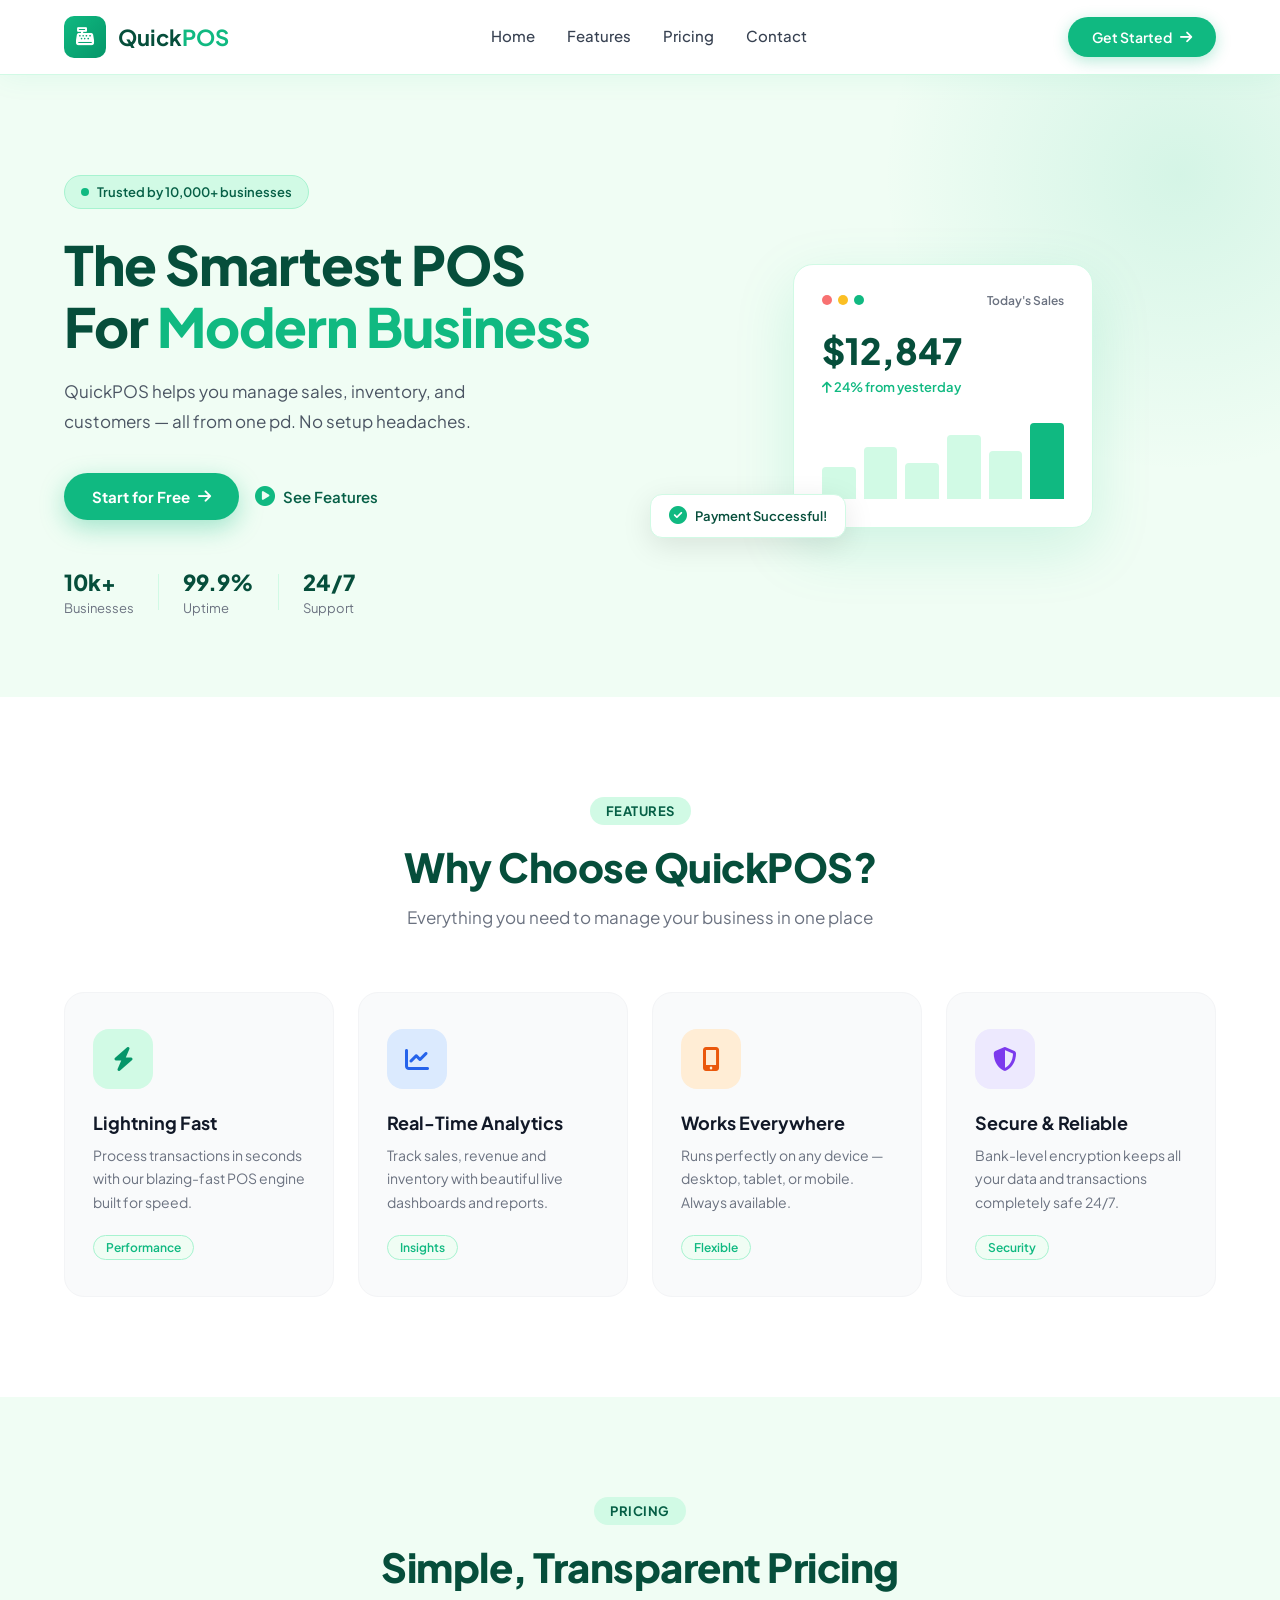
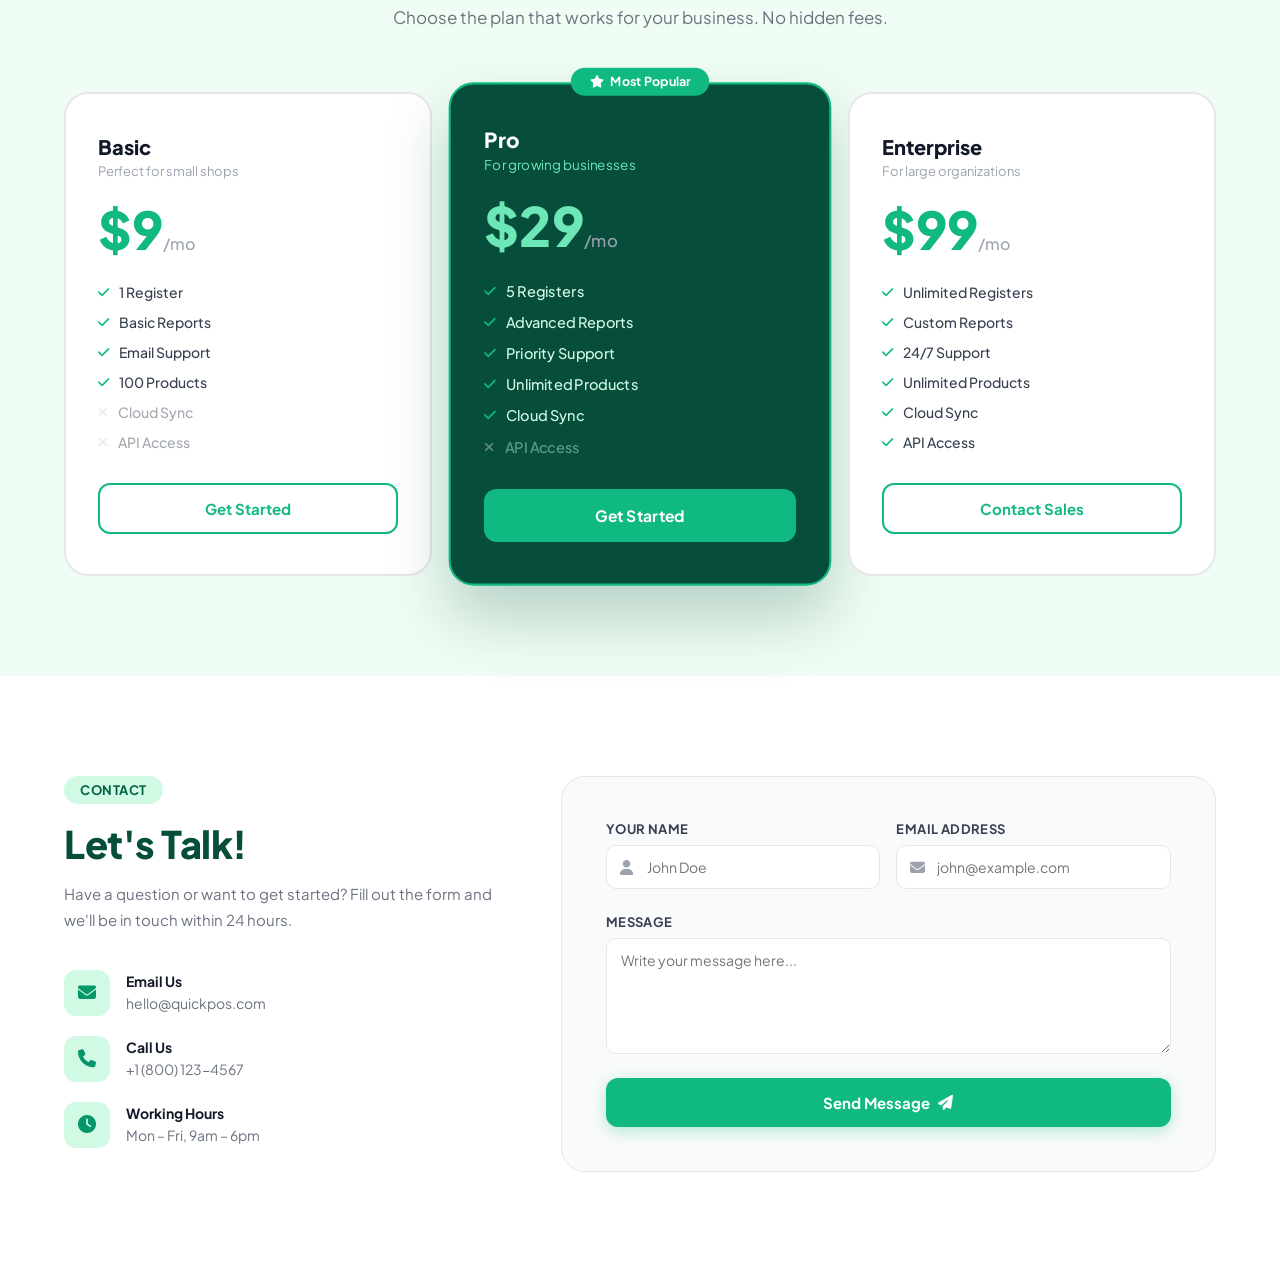
<file: index.html>
<!DOCTYPE html>
<html lang="en">
<head>
    <meta charset="UTF-8">
    <meta name="viewport" content="width=device-width, initial-scale=1.0">
    <title>QuickPOS – Header</title>
    <link rel="stylesheet" href="style.css">
    <link rel="stylesheet" href="https://cdnjs.cloudflare.com/ajax/libs/font-awesome/6.4.0/css/all.min.css">
    <link href="https://fonts.googleapis.com/css2?family=Plus+Jakarta+Sans:wght@400;500;600;700;800&display=swap" rel="stylesheet">
</head>
<body>
    
<header class="header">
    <div class="container">
        <div class="header-inner">

            <a href="index.html" class="logo">
                <div class="logo-icon">
                    <i class="fas fa-cash-register"></i>
                </div>
                <span>Quick<strong>POS</strong></span>
            </a>

            <nav class="navbar">
                <a href="#hero">Home</a>
                <a href="#features">Features</a>
                <a href="#pricing">Pricing</a>
                <a href="#contact">Contact</a>
            </nav>

            <a href="#contact" class="btn-signup">
                Get Started <i class="fas fa-arrow-right"></i>
            </a>

        </div>
    </div>
</header>

<section class="hero" id="hero">
    <div class="hero-bg-shape"></div>
    <div class="container">
        <div class="hero-inner">

            <div class="hero-content">
                <div class="hero-badge">
                    <span class="badge-dot"></span>
                    Trusted by 10,000+ businesses
                    
                </div>
                <h1>The Smartest POS<br>For <span>Modern Business</span></h1>
                <p>QuickPOS helps you manage sales, inventory, and customers — all from one pd. No setup headaches.</p>
                <div class="hero-actions">
                    <a href="#contact" class="btn-primary">
                        Start for Free <i class="fas fa-arrow-right"></i>
                    </a>
                    <a href="#features" class="btn-ghost">
                        <i class="fas fa-play-circle"></i> See Features
                    </a>
                </div>
                <div class="hero-stats">
                    <div class="stat">
                        <strong>10k+</strong>
                        <span>Businesses</span>
                    </div>
                    <div class="stat-divider"></div>
                    <div class="stat">
                        <strong>99.9%</strong>
                        <span>Uptime</span>
                    </div>
                    <div class="stat-divider"></div>
                    <div class="stat">
                        <strong>24/7</strong>
                        <span>Support</span>
                    </div>
                </div>
            </div>

            <div class="hero-visual">
                <div class="hero-card">
                    <div class="card-header">
                        <span class="card-dot red"></span>
                        <span class="card-dot yellow"></span>
                        <span class="card-dot green"></span>
                        <span class="card-label">Today's Sales</span>
                    </div>
                    <div class="card-amount">$12,847</div>
                    <div class="card-change">
                        <i class="fas fa-arrow-up"></i> 24% from yesterday
                    </div>
                    <div class="card-bars">
                        <div class="bar" style="height:40%"></div>
                        <div class="bar" style="height:65%"></div>
                        <div class="bar" style="height:45%"></div>
                        <div class="bar" style="height:80%"></div>
                        <div class="bar" style="height:60%"></div>
                        <div class="bar active" style="height:95%"></div>
                    </div>
                </div>
                <div class="hero-float-card">
                    <i class="fas fa-check-circle"></i>
                    Payment Successful!
                </div>
            </div>

        </div>
    </div>
</section>

<section class="features" id="features">
    <div class="container">

        <div class="section-header">
            <span class="section-tag">Features</span>
            <h2>Why Choose QuickPOS?</h2>
            <p>Everything you need to manage your business in one place</p>
        </div>

        <div class="features-grid">

            <div class="feature-card">
                <div class="feature-icon green">
                    <i class="fas fa-bolt"></i>
                </div>
                <h3>Lightning Fast</h3>
                <p>Process transactions in seconds with our blazing-fast POS engine built for speed.</p>
                <span class="feature-tag">Performance</span>
            </div>

            <div class="feature-card">
                <div class="feature-icon blue">
                    <i class="fas fa-chart-line"></i>
                </div>
                <h3>Real-Time Analytics</h3>
                <p>Track sales, revenue and inventory with beautiful live dashboards and reports.</p>
                <span class="feature-tag">Insights</span>
            </div>

            <div class="feature-card">
                <div class="feature-icon orange">
                    <i class="fas fa-mobile-alt"></i>
                </div>
                <h3>Works Everywhere</h3>
                <p>Runs perfectly on any device — desktop, tablet, or mobile. Always available.</p>
                <span class="feature-tag">Flexible</span>
            </div>

            <div class="feature-card">
                <div class="feature-icon purple">
                    <i class="fas fa-shield-alt"></i>
                </div>
                <h3>Secure & Reliable</h3>
                <p>Bank-level encryption keeps all your data and transactions completely safe 24/7.</p>
                <span class="feature-tag">Security</span>
            </div>

        </div>
    </div>
</section>

<section class="pricing" id="pricing">
    <div class="container">

        <div class="section-header">
            <span class="section-tag">Pricing</span>
            <h2>Simple, Transparent Pricing</h2>
            <p>Choose the plan that works for your business. No hidden fees.</p>
        </div>

        <div class="pricing-grid">

            <!-- Basic -->
            <div class="pricing-card">
                <div class="plan-name">Basic</div>
                <div class="plan-desc">Perfect for small shops</div>
                <div class="price">$9<span>/mo</span></div>
                <ul class="plan-features">
                    <li><i class="fas fa-check"></i> 1 Register</li>
                    <li><i class="fas fa-check"></i> Basic Reports</li>
                    <li><i class="fas fa-check"></i> Email Support</li>
                    <li><i class="fas fa-check"></i> 100 Products</li>
                    <li class="disabled"><i class="fas fa-times"></i> Cloud Sync</li>
                    <li class="disabled"><i class="fas fa-times"></i> API Access</li>
                </ul>
                <a href="#contact" class="btn-plan outline">Get Started</a>
            </div>

            <!-- Pro -->
            <div class="pricing-card popular">
                <div class="popular-badge">
                    <i class="fas fa-star"></i> Most Popular
                </div>
                <div class="plan-name">Pro</div>
                <div class="plan-desc">For growing businesses</div>
                <div class="price">$29<span>/mo</span></div>
                <ul class="plan-features">
                    <li><i class="fas fa-check"></i> 5 Registers</li>
                    <li><i class="fas fa-check"></i> Advanced Reports</li>
                    <li><i class="fas fa-check"></i> Priority Support</li>
                    <li><i class="fas fa-check"></i> Unlimited Products</li>
                    <li><i class="fas fa-check"></i> Cloud Sync</li>
                    <li class="disabled"><i class="fas fa-times"></i> API Access</li>
                </ul>
                <a href="#contact" class="btn-plan filled">Get Started</a>
            </div>

            <!-- Enterprise -->
            <div class="pricing-card">
                <div class="plan-name">Enterprise</div>
                <div class="plan-desc">For large organizations</div>
                <div class="price">$99<span>/mo</span></div>
                <ul class="plan-features">
                    <li><i class="fas fa-check"></i> Unlimited Registers</li>
                    <li><i class="fas fa-check"></i> Custom Reports</li>
                    <li><i class="fas fa-check"></i> 24/7 Support</li>
                    <li><i class="fas fa-check"></i> Unlimited Products</li>
                    <li><i class="fas fa-check"></i> Cloud Sync</li>
                    <li><i class="fas fa-check"></i> API Access</li>
                </ul>
                <a href="#contact" class="btn-plan outline">Contact Sales</a>
            </div>

        </div>
    </div>
</section>

<section class="contact" id="contact">
    <div class="container">
        <div class="contact-wrapper">

            <!-- LEFT INFO -->
            <div class="contact-info">
                <span class="section-tag">Contact</span>
                <h2>Let's Talk!</h2>
                <p>Have a question or want to get started? Fill out the form and we'll be in touch within 24 hours.</p>
                <div class="info-items">
                    <div class="info-item">
                        <div class="info-icon"><i class="fas fa-envelope"></i></div>
                        <div>
                            <strong>Email Us</strong>
                            <span>hello@quickpos.com</span>
                        </div>
                    </div>
                    <div class="info-item">
                        <div class="info-icon"><i class="fas fa-phone"></i></div>
                        <div>
                            <strong>Call Us</strong>
                            <span>+1 (800) 123-4567</span>
                        </div>
                    </div>
                    <div class="info-item">
                        <div class="info-icon"><i class="fas fa-clock"></i></div>
                        <div>
                            <strong>Working Hours</strong>
                            <span>Mon – Fri, 9am – 6pm</span>
                        </div>
                    </div>
                </div>
            </div>

            <!-- RIGHT FORM -->
            <div class="contact-form-box">
                <div class="success-box" id="successBox">
                    <i class="fas fa-check-circle"></i>
                    <h3>Message Sent!</h3>
                    <p>We'll get back to you within 24 hours.</p>
                </div>

                <form id="contactForm">
                    <div class="form-row">
                        <div class="form-group">
                            <label>Your Name</label>
                            <div class="input-wrap">
                                <i class="fas fa-user"></i>
                                <input type="text" id="fname" placeholder="John Doe">
                            </div>
                            <span class="error" id="nameErr"></span>
                        </div>
                        <div class="form-group">
                            <label>Email Address</label>
                            <div class="input-wrap">
                                <i class="fas fa-envelope"></i>
                                <input type="text" id="femail" placeholder="john@example.com">
                            </div>
                            <span class="error" id="emailErr"></span>
                        </div>
                    </div>
                    <div class="form-group">
                        <label>Message</label>
                        <textarea id="fmsg" rows="5" placeholder="Write your message here..."></textarea>
                        <span class="error" id="msgErr"></span>
                    </div>
                    <button type="submit" class="btn-submit">
                        Send Message <i class="fas fa-paper-plane"></i>
                    </button>
                </form>
            </div>

        </div>
    </div>
</section>

<script>
    document.getElementById('contactForm').addEventListener('submit', function(e) {
        e.preventDefault();
        const name  = document.getElementById('fname').value.trim();
        const email = document.getElementById('femail').value.trim();
        const msg   = document.getElementById('fmsg').value.trim();
        const re    = /^[^\s@]+@[^\s@]+\.[^\s@]+$/;
        let valid   = true;

        ['nameErr','emailErr','msgErr'].forEach(id =>
            document.getElementById(id).textContent = '');

        if (!name)          { document.getElementById('nameErr').textContent  = 'Name is required.'; valid = false; }
        if (!email)         { document.getElementById('emailErr').textContent = 'Email is required.'; valid = false; }
        else if (!re.test(email)) { document.getElementById('emailErr').textContent = 'Invalid email format.'; valid = false; }
        if (!msg)           { document.getElementById('msgErr').textContent   = 'Message is required.'; valid = false; }

        if (valid) {
            document.getElementById('contactForm').style.display = 'none';
            document.getElementById('successBox').style.display  = 'flex';
        }
    });
</script>

</body>
</html>
</file>
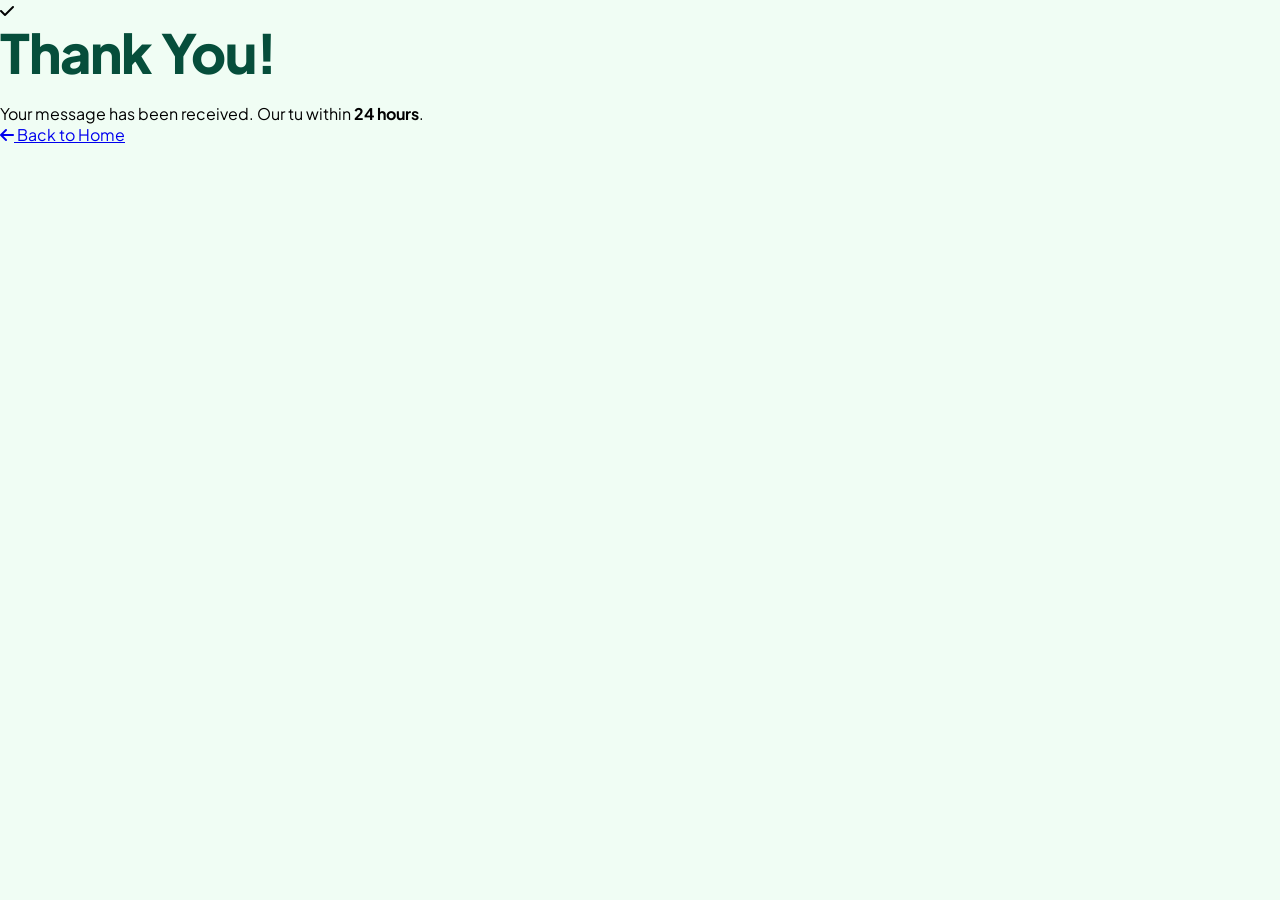
<file: thankyou.html>
<!DOCTYPE html>
<html lang="en">
<head>
    <meta charset="UTF-8">
    <meta name="viewport" content="width=device-width, initial-scale=1.0">
    <title>QuickPOS – Thank You</title>
    <link rel="stylesheet" href="style.css">
    <link rel="stylesheet" href="https://cdnjs.cloudflare.com/ajax/libs/font-awesome/6.4.0/css/all.min.css">
    <link href="https://fonts.googleapis.com/css2?family=Plus+Jakarta+Sans:wght@400;500;600;700;800&display=swap" rel="stylesheet">
</head>
<body>

<div class="page">
    <div class="card">
        <div class="icon-wrap">
            <i class="fas fa-check"></i>
        </div>
        <h1>Thank You!</h1>
        <p>Your message has been received. Our tu within <strong>24 hours</strong>.</p>
        <a href="index.html" class="btn-back">
            <i class="fas fa-arrow-left"></i> Back to Home
        </a>
    </div>
</div>

</body>
</html>
</file>
<file: style.css>
* { margin: 0; padding: 0; box-sizing: border-box; }

    body {
        font-family: 'Plus Jakarta Sans', sans-serif;
        background: #f0fdf4;
    }

    .container {
        max-width: 1200px;
        margin: 0 auto;
        padding: 0 24px;
    }

    .header {
        background: #ffffff;
        padding: 16px 0;
        position: sticky;
        top: 0;
        z-index: 1000;
        border-bottom: 1px solid #d1fae5;
        box-shadow: 0 1px 30px rgba(16, 185, 129, 0.08);
    }

    .header-inner {
        display: flex;
        align-items: center;
        justify-content: space-between;
        gap: 20px;
    }

    /* LOGO */
    .logo {
        display: flex;
        align-items: center;
        gap: 12px;
        text-decoration: none;
        color: #064e3b;
        font-size: 22px;
        font-weight: 700;
    }

    .logo-icon {
        width: 42px;
        height: 42px;
        background: linear-gradient(135deg, #10b981, #059669);
        border-radius: 10px;
        display: flex;
        align-items: center;
        justify-content: center;
        color: white;
        font-size: 18px;
    }

    .logo strong {
        color: #10b981;
    }

    /* NAVBAR */
    .navbar {
        display: flex;
        gap: 32px;
    }

    .navbar a {
        text-decoration: none;
        color: #374151;
        font-weight: 500;
        font-size: 15px;
        position: relative;
        padding-bottom: 4px;
        transition: color 0.3s;
    }

    .navbar a::after {
        content: '';
        position: absolute;
        bottom: 0;
        left: 0;
        width: 0;
        height: 2px;
        background: #10b981;
        border-radius: 2px;
        transition: width 0.3s;
    }

    .navbar a:hover { color: #10b981; }
    .navbar a:hover::after { width: 100%; }

    /* BUTTON */
    .btn-signup {
        display: flex;
        align-items: center;
        gap: 8px;
        background: #10b981;
        color: white;
        padding: 11px 24px;
        border-radius: 50px;
        text-decoration: none;
        font-weight: 600;
        font-size: 14px;
        transition: all 0.3s;
        box-shadow: 0 4px 15px rgba(16, 185, 129, 0.3);
    }

    .btn-signup:hover {
        background: #059669;
        transform: translateY(-1px);
        box-shadow: 0 6px 20px rgba(16, 185, 129, 0.4);
    }

    @media (max-width: 768px) {
        .navbar { display: none; }
        .logo span { font-size: 18px; }
    }

    * { margin: 0; padding: 0; box-sizing: border-box; }

    body {
        font-family: 'Plus Jakarta Sans', sans-serif;
        background: #f0fdf4;
        overflow-x: hidden;
    }

    .container {
        max-width: 1200px;
        margin: 0 auto;
        padding: 0 24px;
    }

    .hero {
        padding: 100px 0 80px;
        position: relative;
        overflow: hidden;
        background: #f0fdf4;
    }

    .hero-bg-shape {
        position: absolute;
        top: -200px;
        right: -200px;
        width: 600px;
        height: 600px;
        background: radial-gradient(circle, rgba(16,185,129,0.12), transparent 70%);
        border-radius: 50%;
        pointer-events: none;
    }

    .hero-inner {
        display: grid;
        grid-template-columns: 1fr 1fr;
        align-items: center;
        gap: 60px;
    }

    /* BADGE */
    .hero-badge {
        display: inline-flex;
        align-items: center;
        gap: 8px;
        background: #d1fae5;
        color: #065f46;
        padding: 8px 16px;
        border-radius: 50px;
        font-size: 13px;
        font-weight: 600;
        margin-bottom: 24px;
        border: 1px solid #a7f3d0;
    }

    .badge-dot {
        width: 8px;
        height: 8px;
        background: #10b981;
        border-radius: 50%;
        animation: pulse 2s infinite;
    }

    @keyframes pulse {
        0%, 100% { opacity: 1; }
        50% { opacity: 0.4; }
    }

    /* HEADING */
    h1 {
        font-size: 54px;
        font-weight: 800;
        color: #064e3b;
        line-height: 1.15;
        margin-bottom: 20px;
        letter-spacing: -1px;
    }

    h1 span {
        color: #10b981;
        position: relative;
    }

    h1 span::after {
        content: '';
        position: absolute;
        bottom: 4px;
        left: 0;
        width: 100%;
        height: 4px;
        background: #a7f3d0;
        border-radius: 2px;
        z-index: -1;
    }

    .hero-content p {
        font-size: 17px;
        color: #4b5563;
        line-height: 1.75;
        margin-bottom: 36px;
        max-width: 460px;
    }

    /* BUTTONS */
    .hero-actions {
        display: flex;
        align-items: center;
        gap: 16px;
        margin-bottom: 48px;
    }

    .btn-primary {
        display: inline-flex;
        align-items: center;
        gap: 8px;
        background: #10b981;
        color: white;
        padding: 14px 28px;
        border-radius: 50px;
        text-decoration: none;
        font-weight: 700;
        font-size: 15px;
        box-shadow: 0 8px 25px rgba(16,185,129,0.35);
        transition: all 0.3s;
    }

    .btn-primary:hover {
        background: #059669;
        transform: translateY(-2px);
        box-shadow: 0 12px 30px rgba(16,185,129,0.4);
    }

    .btn-ghost {
        display: inline-flex;
        align-items: center;
        gap: 8px;
        color: #065f46;
        font-weight: 600;
        font-size: 15px;
        text-decoration: none;
        transition: gap 0.3s;
    }

    .btn-ghost:hover { gap: 12px; }
    .btn-ghost i { color: #10b981; font-size: 20px; }

    /* STATS */
    .hero-stats {
        display: flex;
        align-items: center;
        gap: 24px;
    }

    .stat strong {
        display: block;
        font-size: 22px;
        font-weight: 800;
        color: #064e3b;
    }

    .stat span {
        font-size: 13px;
        color: #6b7280;
    }

    .stat-divider {
        width: 1px;
        height: 36px;
        background: #d1fae5;
    }

    /* VISUAL CARD */
    .hero-visual {
        position: relative;
        display: flex;
        justify-content: center;
    }

    .hero-card {
        background: white;
        border-radius: 20px;
        padding: 28px;
        width: 300px;
        box-shadow: 0 20px 60px rgba(16,185,129,0.15);
        border: 1px solid #d1fae5;
    }

    .card-header {
        display: flex;
        align-items: center;
        gap: 6px;
        margin-bottom: 20px;
    }

    .card-dot {
        width: 10px;
        height: 10px;
        border-radius: 50%;
    }

    .card-dot.red { background: #f87171; }
    .card-dot.yellow { background: #fbbf24; }
    .card-dot.green { background: #10b981; }

    .card-label {
        margin-left: auto;
        font-size: 12px;
        font-weight: 600;
        color: #6b7280;
    }

    .card-amount {
        font-size: 36px;
        font-weight: 800;
        color: #064e3b;
        margin-bottom: 6px;
    }

    .card-change {
        font-size: 13px;
        color: #10b981;
        font-weight: 600;
        margin-bottom: 24px;
    }

    .card-bars {
        display: flex;
        align-items: flex-end;
        gap: 8px;
        height: 80px;
    }

    .bar {
        flex: 1;
        background: #d1fae5;
        border-radius: 4px 4px 0 0;
        transition: background 0.3s;
    }

    .bar.active { background: #10b981; }

    /* FLOAT CARD */
    .hero-float-card {
        position: absolute;
        bottom: -10px;
        left: -20px;
        background: white;
        border-radius: 12px;
        padding: 12px 18px;
        display: flex;
        align-items: center;
        gap: 8px;
        font-size: 13px;
        font-weight: 600;
        color: #064e3b;
        box-shadow: 0 8px 30px rgba(0,0,0,0.1);
        border: 1px solid #d1fae5;
        animation: float 3s ease-in-out infinite;
    }

    .hero-float-card i {
        color: #10b981;
        font-size: 18px;
    }

    @keyframes float {
        0%, 100% { transform: translateY(0); }
        50% { transform: translateY(-8px); }
    }

    @media (max-width: 768px) {
        .hero-inner { grid-template-columns: 1fr; text-align: center; }
        h1 { font-size: 36px; }
        .hero-visual { display: none; }
        .hero-actions { justify-content: center; }
        .hero-stats { justify-content: center; }
    }

    * { margin: 0; padding: 0; box-sizing: border-box; }

    body {
        font-family: 'Plus Jakarta Sans', sans-serif;
        background: #ffffff;
    }

    .container {
        max-width: 1200px;
        margin: 0 auto;
        padding: 0 24px;
    }

    .features {
        padding: 100px 0;
        background: #ffffff;
    }

    /* SECTION HEADER */
    .section-header {
        text-align: center;
        margin-bottom: 64px;
    }

    .section-tag {
        display: inline-block;
        background: #d1fae5;
        color: #065f46;
        padding: 6px 16px;
        border-radius: 50px;
        font-size: 13px;
        font-weight: 700;
        letter-spacing: 0.5px;
        text-transform: uppercase;
        margin-bottom: 16px;
    }

    .section-header h2 {
        font-size: 40px;
        font-weight: 800;
        color: #064e3b;
        margin-bottom: 14px;
        letter-spacing: -0.5px;
    }

    .section-header p {
        font-size: 17px;
        color: #6b7280;
    }

    /* GRID */
    .features-grid {
        display: grid;
        grid-template-columns: repeat(4, 1fr);
        gap: 24px;
    }

    /* CARDS */
    .feature-card {
        background: #f9fafb;
        border: 1px solid #f3f4f6;
        border-radius: 20px;
        padding: 36px 28px;
        transition: all 0.3s;
        cursor: default;
    }

    .feature-card:hover {
        background: #ffffff;
        border-color: #a7f3d0;
        transform: translateY(-6px);
        box-shadow: 0 20px 40px rgba(16,185,129,0.1);
    }

    /* ICONS */
    .feature-icon {
        width: 60px;
        height: 60px;
        border-radius: 16px;
        display: flex;
        align-items: center;
        justify-content: center;
        font-size: 24px;
        margin-bottom: 22px;
    }

    .feature-icon.green { background: #d1fae5; color: #059669; }
    .feature-icon.blue  { background: #dbeafe; color: #2563eb; }
    .feature-icon.orange{ background: #ffedd5; color: #ea580c; }
    .feature-icon.purple{ background: #ede9fe; color: #7c3aed; }

    .feature-card h3 {
        font-size: 18px;
        font-weight: 700;
        color: #111827;
        margin-bottom: 10px;
    }

    .feature-card p {
        font-size: 14px;
        color: #6b7280;
        line-height: 1.7;
        margin-bottom: 20px;
    }

    .feature-tag {
        display: inline-block;
        background: #f0fdf4;
        color: #10b981;
        padding: 4px 12px;
        border-radius: 50px;
        font-size: 12px;
        font-weight: 600;
        border: 1px solid #a7f3d0;
    }

    @media (max-width: 1024px) {
        .features-grid { grid-template-columns: repeat(2, 1fr); }
    }

    @media (max-width: 480px) {
        .features-grid { grid-template-columns: 1fr; }
        .section-header h2 { font-size: 28px; }
    }

    * { margin: 0; padding: 0; box-sizing: border-box; }

    body {
        font-family: 'Plus Jakarta Sans', sans-serif;
        background: #f0fdf4;
    }

    .container {
        max-width: 1200px;
        margin: 0 auto;
        padding: 0 24px;
    }

    .pricing {
        padding: 100px 0;
        background: #f0fdf4;
    }

    .section-header {
        text-align: center;
        margin-bottom: 64px;
    }

    .section-tag {
        display: inline-block;
        background: #d1fae5;
        color: #065f46;
        padding: 6px 16px;
        border-radius: 50px;
        font-size: 13px;
        font-weight: 700;
        letter-spacing: 0.5px;
        text-transform: uppercase;
        margin-bottom: 16px;
    }

    .section-header h2 {
        font-size: 40px;
        font-weight: 800;
        color: #064e3b;
        margin-bottom: 14px;
        letter-spacing: -0.5px;
    }

    .section-header p {
        font-size: 17px;
        color: #6b7280;
    }

    /* GRID */
    .pricing-grid {
        display: grid;
        grid-template-columns: repeat(3, 1fr);
        gap: 24px;
        align-items: start;
    }

    /* CARDS */
    .pricing-card {
        background: #ffffff;
        border: 2px solid #e5e7eb;
        border-radius: 24px;
        padding: 40px 32px;
        position: relative;
        transition: all 0.3s;
    }

    .pricing-card:hover {
        border-color: #6ee7b7;
        box-shadow: 0 20px 50px rgba(16,185,129,0.1);
    }

    .pricing-card.popular {
        border-color: #10b981;
        background: #064e3b;
        color: white;
        transform: scale(1.04);
        box-shadow: 0 30px 60px rgba(6,78,59,0.25);
    }

    .popular-badge {
        position: absolute;
        top: -16px;
        left: 50%;
        transform: translateX(-50%);
        background: #10b981;
        color: white;
        padding: 6px 18px;
        border-radius: 50px;
        font-size: 12px;
        font-weight: 700;
        display: flex;
        align-items: center;
        gap: 6px;
        white-space: nowrap;
    }

    .plan-name {
        font-size: 20px;
        font-weight: 800;
        color: #111827;
        margin-bottom: 4px;
    }

    .popular .plan-name { color: #ffffff; }

    .plan-desc {
        font-size: 13px;
        color: #9ca3af;
        margin-bottom: 24px;
    }

    .popular .plan-desc { color: #6ee7b7; }

    .price {
        font-size: 52px;
        font-weight: 800;
        color: #10b981;
        margin-bottom: 28px;
        line-height: 1;
    }

    .popular .price { color: #6ee7b7; }

    .price span {
        font-size: 16px;
        color: #9ca3af;
        font-weight: 500;
    }

    /* FEATURE LIST */
    .plan-features {
        list-style: none;
        margin-bottom: 32px;
        display: flex;
        flex-direction: column;
        gap: 12px;
    }

    .plan-features li {
        display: flex;
        align-items: center;
        gap: 10px;
        font-size: 14px;
        color: #374151;
        font-weight: 500;
    }

    .popular .plan-features li { color: #d1fae5; }

    .plan-features li i.fa-check { color: #10b981; font-size: 13px; }
    .plan-features li i.fa-times  { color: #d1d5db; font-size: 13px; }
    .plan-features li.disabled    { opacity: 0.45; }

    /* BUTTONS */
    .btn-plan {
        display: block;
        text-align: center;
        padding: 14px;
        border-radius: 12px;
        font-weight: 700;
        font-size: 15px;
        text-decoration: none;
        transition: all 0.3s;
    }

    .btn-plan.outline {
        border: 2px solid #10b981;
        color: #10b981;
        background: transparent;
    }

    .btn-plan.outline:hover {
        background: #10b981;
        color: white;
    }

    .btn-plan.filled {
        background: #10b981;
        color: white;
        border: 2px solid #10b981;
    }

    .btn-plan.filled:hover {
        background: #059669;
        border-color: #059669;
        transform: translateY(-1px);
    }

    @media (max-width: 768px) {
        .pricing-grid { grid-template-columns: 1fr; }
        .pricing-card.popular { transform: none; }
    }

    * { margin: 0; padding: 0; box-sizing: border-box; }

body {
    font-family: 'Plus Jakarta Sans', sans-serif;
    background: #ffffff;
}

.container {
    max-width: 1200px;
    margin: 0 auto;
    padding: 0 24px;
}

.contact {
    padding: 100px 0;
    background: #ffffff;
}

.contact-wrapper {
    display: grid;
    grid-template-columns: 1fr 1.5fr;
    gap: 60px;
    align-items: start;
}

/* LEFT */
.section-tag {
    display: inline-block;
    background: #d1fae5;
    color: #065f46;
    padding: 6px 16px;
    border-radius: 50px;
    font-size: 13px;
    font-weight: 700;
    text-transform: uppercase;
    letter-spacing: 0.5px;
    margin-bottom: 16px;
}

.contact-info h2 {
    font-size: 38px;
    font-weight: 800;
    color: #064e3b;
    margin-bottom: 14px;
    letter-spacing: -0.5px;
}

.contact-info p {
    color: #6b7280;
    font-size: 15px;
    line-height: 1.75;
    margin-bottom: 36px;
}

.info-items {
    display: flex;
    flex-direction: column;
    gap: 20px;
}

.info-item {
    display: flex;
    align-items: center;
    gap: 16px;
}

.info-icon {
    width: 46px;
    height: 46px;
    background: #d1fae5;
    border-radius: 12px;
    display: flex;
    align-items: center;
    justify-content: center;
    color: #059669;
    font-size: 18px;
    flex-shrink: 0;
}

.info-item strong {
    display: block;
    font-size: 14px;
    font-weight: 700;
    color: #111827;
    margin-bottom: 2px;
}

.info-item span {
    font-size: 14px;
    color: #6b7280;
}

/* RIGHT FORM */
.contact-form-box {
    background: #f9fafb;
    border: 1px solid #e5e7eb;
    border-radius: 24px;
    padding: 44px;
}

.success-box {
    display: none;
    flex-direction: column;
    align-items: center;
    text-align: center;
    padding: 40px 0;
    gap: 12px;
}

.success-box i {
    font-size: 56px;
    color: #10b981;
}

.success-box h3 {
    font-size: 24px;
    font-weight: 800;
    color: #064e3b;
}

.success-box p {
    color: #6b7280;
    font-size: 15px;
}

.form-row {
    display: grid;
    grid-template-columns: 1fr 1fr;
    gap: 16px;
}

.form-group {
    margin-bottom: 20px;
}

.form-group label {
    display: block;
    font-size: 13px;
    font-weight: 700;
    color: #374151;
    margin-bottom: 8px;
    text-transform: uppercase;
    letter-spacing: 0.4px;
}

.input-wrap {
    position: relative;
}

.input-wrap i {
    position: absolute;
    left: 14px;
    top: 50%;
    transform: translateY(-50%);
    color: #9ca3af;
    font-size: 15px;
}

.input-wrap input {
    width: 100%;
    padding: 12px 14px 12px 40px;
    border: 1.5px solid #e5e7eb;
    border-radius: 10px;
    font-size: 14px;
    font-family: 'Plus Jakarta Sans', sans-serif;
    background: white;
    transition: border 0.3s;
    outline: none;
    color: #111827;
}

.input-wrap input:focus { border-color: #10b981; }

textarea {
    width: 100%;
    padding: 12px 14px;
    border: 1.5px solid #e5e7eb;
    border-radius: 10px;
    font-size: 14px;
    font-family: 'Plus Jakarta Sans', sans-serif;
    background: white;
    transition: border 0.3s;
    outline: none;
    resize: vertical;
    color: #111827;
}

textarea:focus { border-color: #10b981; }

.error {
    display: block;
    font-size: 12px;
    color: #ef4444;
    margin-top: 5px;
}

.btn-submit {
    width: 100%;
    background: #10b981;
    color: white;
    border: none;
    padding: 15px;
    border-radius: 12px;
    font-size: 15px;
    font-weight: 700;
    font-family: 'Plus Jakarta Sans', sans-serif;
    cursor: pointer;
    display: flex;
    align-items: center;
    justify-content: center;
    gap: 8px;
    transition: all 0.3s;
    box-shadow: 0 4px 15px rgba(16,185,129,0.3);
}

.btn-submit:hover {
    background: #059669;
    transform: translateY(-1px);
    box-shadow: 0 8px 20px rgba(16,185,129,0.4);
}

@media (max-width: 768px) {
    .contact-wrapper { grid-template-columns: 1fr; }
    .form-row { grid-template-columns: 1fr; }
    .contact-form-box { padding: 28px 20px; }
    .navbar { display: none; }
    .logo span { font-size: 18px; }
}

* { margin: 0; padding: 0; box-sizing: border-box; }

body {
    font-family: 'Plus Jakarta Sans', sans-serif;
    background: #f0fdf4;
    overflow-x: hidden;
}

.container {
    max-width: 1200px;
    margin: 0 auto;
    padding: 0 24px;
}

.hero {
    padding: 100px 0 80px;
    position: relative;
    overflow: hidden;
    background: #f0fdf4;
}

.hero-bg-shape {
    position: absolute;
    top: -200px;
    right: -200px;
    width: 600px;
    height: 600px;
    background: radial-gradient(circle, rgba(16,185,129,0.12), transparent 70%);
    border-radius: 50%;
    pointer-events: none;
}

.hero-inner {
    display: grid;
    grid-template-columns: 1fr 1fr;
    align-items: center;
    gap: 60px;
}

/* BADGE */
.hero-badge {
    display: inline-flex;
    align-items: center;
    gap: 8px;
    background: #d1fae5;
    color: #065f46;
    padding: 8px 16px;
    border-radius: 50px;
    font-size: 13px;
    font-weight: 600;
    margin-bottom: 24px;
    border: 1px solid #a7f3d0;
}

.badge-dot {
    width: 8px;
    height: 8px;
    background: #10b981;
    border-radius: 50%;
    animation: pulse 2s infinite;
}

@keyframes pulse {
    0%, 100% { opacity: 1; }
    50% { opacity: 0.4; }
}

/* HEADING */
h1 {
    font-size: 54px;
    font-weight: 800;
    color: #064e3b;
    line-height: 1.15;
    margin-bottom: 20px;
    letter-spacing: -1px;
}

h1 span {
    color: #10b981;
    position: relative;
}

h1 span::after {
    content: '';
    position: absolute;
    bottom: 4px;
    left: 0;
    width: 100%;
    height: 4px;
    background: #a7f3d0;
    border-radius: 2px;
    z-index: -1;
}

.hero-content p {
    font-size: 17px;
    color: #4b5563;
    line-height: 1.75;
    margin-bottom: 36px;
    max-width: 460px;
}

/* BUTTONS */
.hero-actions {
    display: flex;
    align-items: center;
    gap: 16px;
    margin-bottom: 48px;
}

.btn-primary {
    display: inline-flex;
    align-items: center;
    gap: 8px;
    background: #10b981;
    color: white;
    padding: 14px 28px;
    border-radius: 50px;
    text-decoration: none;
    font-weight: 700;
    font-size: 15px;
    box-shadow: 0 8px 25px rgba(16,185,129,0.35);
    transition: all 0.3s;
}

.btn-primary:hover {
    background: #059669;
    transform: translateY(-2px);
    box-shadow: 0 12px 30px rgba(16,185,129,0.4);
}

.btn-ghost {
    display: inline-flex;
    align-items: center;
    gap: 8px;
    color: #065f46;
    font-weight: 600;
    font-size: 15px;
    text-decoration: none;
    transition: gap 0.3s;
}

.btn-ghost:hover { gap: 12px; }
.btn-ghost i { color: #10b981; font-size: 20px; }

/* STATS */
.hero-stats {
    display: flex;
    align-items: center;
    gap: 24px;
}

.stat strong {
    display: block;
    font-size: 22px;
    font-weight: 800;
    color: #064e3b;
}

.stat span {
    font-size: 13px;
    color: #6b7280;
}

.stat-divider {
    width: 1px;
    height: 36px;
    background: #d1fae5;
}

/* VISUAL CARD */
.hero-visual {
    position: relative;
    display: flex;
    justify-content: center;
}

.hero-card {
    background: white;
    border-radius: 20px;
    padding: 28px;
    width: 300px;
    box-shadow: 0 20px 60px rgba(16,185,129,0.15);
    border: 1px solid #d1fae5;
}

.card-header {
    display: flex;
    align-items: center;
    gap: 6px;
    margin-bottom: 20px;
}

.card-dot {
    width: 10px;
    height: 10px;
    border-radius: 50%;
}

.card-dot.red { background: #f87171; }
.card-dot.yellow { background: #fbbf24; }
.card-dot.green { background: #10b981; }

.card-label {
    margin-left: auto;
    font-size: 12px;
    font-weight: 600;
    color: #6b7280;
}

.card-amount {
    font-size: 36px;
    font-weight: 800;
    color: #064e3b;
    margin-bottom: 6px;
}

.card-change {
    font-size: 13px;
    color: #10b981;
    font-weight: 600;
    margin-bottom: 24px;
}

.card-bars {
    display: flex;
    align-items: flex-end;
    gap: 8px;
    height: 80px;
}

.bar {
    flex: 1;
    background: #d1fae5;
    border-radius: 4px 4px 0 0;
    transition: background 0.3s;
}

.bar.active { background: #10b981; }

/* FLOAT CARD */
.hero-float-card {
    position: absolute;
    bottom: -10px;
    left: -20px;
    background: white;
    border-radius: 12px;
    padding: 12px 18px;
    display: flex;
    align-items: center;
    gap: 8px;
    font-size: 13px;
    font-weight: 600;
    color: #064e3b;
    box-shadow: 0 8px 30px rgba(0,0,0,0.1);
    border: 1px solid #d1fae5;
    animation: float 3s ease-in-out infinite;
}

.hero-float-card i {
    color: #10b981;
    font-size: 18px;
}

@keyframes float {
    0%, 100% { transform: translateY(0); }
    50% { transform: translateY(-8px); }
}

@media (max-width: 768px) {
    .hero-inner { grid-template-columns: 1fr; text-align: center; }
    h1 { font-size: 36px; }
    .hero-visual { display: none; }
    .hero-actions { justify-content: center; }
    .hero-stats { justify-content: center; }
}

* { margin: 0; padding: 0; box-sizing: border-box; }

body {
    font-family: 'Plus Jakarta Sans', sans-serif;
    background: #ffffff;
}

.container {
    max-width: 1200px;
    margin: 0 auto;
    padding: 0 24px;
}

.features {
    padding: 100px 0;
    background: #ffffff;
}

/* SECTION HEADER */
.section-header {
    text-align: center;
    margin-bottom: 64px;
}

.section-tag {
    display: inline-block;
    background: #d1fae5;
    color: #065f46;
    padding: 6px 16px;
    border-radius: 50px;
    font-size: 13px;
    font-weight: 700;
    letter-spacing: 0.5px;
    text-transform: uppercase;
    margin-bottom: 16px;
}

.section-header h2 {
    font-size: 40px;
    font-weight: 800;
    color: #064e3b;
    margin-bottom: 14px;
    letter-spacing: -0.5px;
}

.section-header p {
    font-size: 17px;
    color: #6b7280;
}

/* GRID */
.features-grid {
    display: grid;
    grid-template-columns: repeat(4, 1fr);
    gap: 24px;
}

/* CARDS */
.feature-card {
    background: #f9fafb;
    border: 1px solid #f3f4f6;
    border-radius: 20px;
    padding: 36px 28px;
    transition: all 0.3s;
    cursor: default;
}

.feature-card:hover {
    background: #ffffff;
    border-color: #a7f3d0;
    transform: translateY(-6px);
    box-shadow: 0 20px 40px rgba(16,185,129,0.1);
}

/* ICONS */
.feature-icon {
    width: 60px;
    height: 60px;
    border-radius: 16px;
    display: flex;
    align-items: center;
    justify-content: center;
    font-size: 24px;
    margin-bottom: 22px;
}

.feature-icon.green { background: #d1fae5; color: #059669; }
.feature-icon.blue  { background: #dbeafe; color: #2563eb; }
.feature-icon.orange{ background: #ffedd5; color: #ea580c; }
.feature-icon.purple{ background: #ede9fe; color: #7c3aed; }

.feature-card h3 {
    font-size: 18px;
    font-weight: 700;
    color: #111827;
    margin-bottom: 10px;
}

.feature-card p {
    font-size: 14px;
    color: #6b7280;
    line-height: 1.7;
    margin-bottom: 20px;
}

.feature-tag {
    display: inline-block;
    background: #f0fdf4;
    color: #10b981;
    padding: 4px 12px;
    border-radius: 50px;
    font-size: 12px;
    font-weight: 600;
    border: 1px solid #a7f3d0;
}

@media (max-width: 1024px) {
    .features-grid { grid-template-columns: repeat(2, 1fr); }
}

@media (max-width: 480px) {
    .features-grid { grid-template-columns: 1fr; }
    .section-header h2 { font-size: 28px; }
}

* { margin: 0; padding: 0; box-sizing: border-box; }

body {
    font-family: 'Plus Jakarta Sans', sans-serif;
    background: #f0fdf4;
}

.container {
    max-width: 1200px;
    margin: 0 auto;
    padding: 0 24px;
}

.pricing {
    padding: 100px 0;
    background: #f0fdf4;
}

.section-header {
    text-align: center;
    margin-bottom: 64px;
}

.section-tag {
    display: inline-block;
    background: #d1fae5;
    color: #065f46;
    padding: 6px 16px;
    border-radius: 50px;
    font-size: 13px;
    font-weight: 700;
    letter-spacing: 0.5px;
    text-transform: uppercase;
    margin-bottom: 16px;
}

.section-header h2 {
    font-size: 40px;
    font-weight: 800;
    color: #064e3b;
    margin-bottom: 14px;
    letter-spacing: -0.5px;
}

.section-header p {
    font-size: 17px;
    color: #6b7280;
}

/* GRID */
.pricing-grid {
    display: grid;
    grid-template-columns: repeat(3, 1fr);
    gap: 24px;
    align-items: start;
}

/* CARDS */
.pricing-card {
    background: #ffffff;
    border: 2px solid #e5e7eb;
    border-radius: 24px;
    padding: 40px 32px;
    position: relative;
    transition: all 0.3s;
}

.pricing-card:hover {
    border-color: #6ee7b7;
    box-shadow: 0 20px 50px rgba(16,185,129,0.1);
}

.pricing-card.popular {
    border-color: #10b981;
    background: #064e3b;
    color: white;
    transform: scale(1.04);
    box-shadow: 0 30px 60px rgba(6,78,59,0.25);
}

.popular-badge {
    position: absolute;
    top: -16px;
    left: 50%;
    transform: translateX(-50%);
    background: #10b981;
    color: white;
    padding: 6px 18px;
    border-radius: 50px;
    font-size: 12px;
    font-weight: 700;
    display: flex;
    align-items: center;
    gap: 6px;
    white-space: nowrap;
}

.plan-name {
    font-size: 20px;
    font-weight: 800;
    color: #111827;
    margin-bottom: 4px;
}

.popular .plan-name { color: #ffffff; }

.plan-desc {
    font-size: 13px;
    color: #9ca3af;
    margin-bottom: 24px;
}

.popular .plan-desc { color: #6ee7b7; }

.price {
    font-size: 52px;
    font-weight: 800;
    color: #10b981;
    margin-bottom: 28px;
    line-height: 1;
}

.popular .price { color: #6ee7b7; }

.price span {
    font-size: 16px;
    color: #9ca3af;
    font-weight: 500;
}

/* FEATURE LIST */
.plan-features {
    list-style: none;
    margin-bottom: 32px;
    display: flex;
    flex-direction: column;
    gap: 12px;
}

.plan-features li {
    display: flex;
    align-items: center;
    gap: 10px;
    font-size: 14px;
    color: #374151;
    font-weight: 500;
}

.popular .plan-features li { color: #d1fae5; }

.plan-features li i.fa-check { color: #10b981; font-size: 13px; }
.plan-features li i.fa-times  { color: #d1d5db; font-size: 13px; }
.plan-features li.disabled    { opacity: 0.45; }

/* BUTTONS */
.btn-plan {
    display: block;
    text-align: center;
    padding: 14px;
    border-radius: 12px;
    font-weight: 700;
    font-size: 15px;
    text-decoration: none;
    transition: all 0.3s;
}

.btn-plan.outline {
    border: 2px solid #10b981;
    color: #10b981;
    background: transparent;
}

.btn-plan.outline:hover {
    background: #10b981;
    color: white;
}

.btn-plan.filled {
    background: #10b981;
    color: white;
    border: 2px solid #10b981;
}

.btn-plan.filled:hover {
    background: #059669;
    border-color: #059669;
    transform: translateY(-1px);
}

@media (max-width: 768px) {
    .pricing-grid { grid-template-columns: 1fr; }
    .pricing-card.popular { transform: none; }
}
</file>
